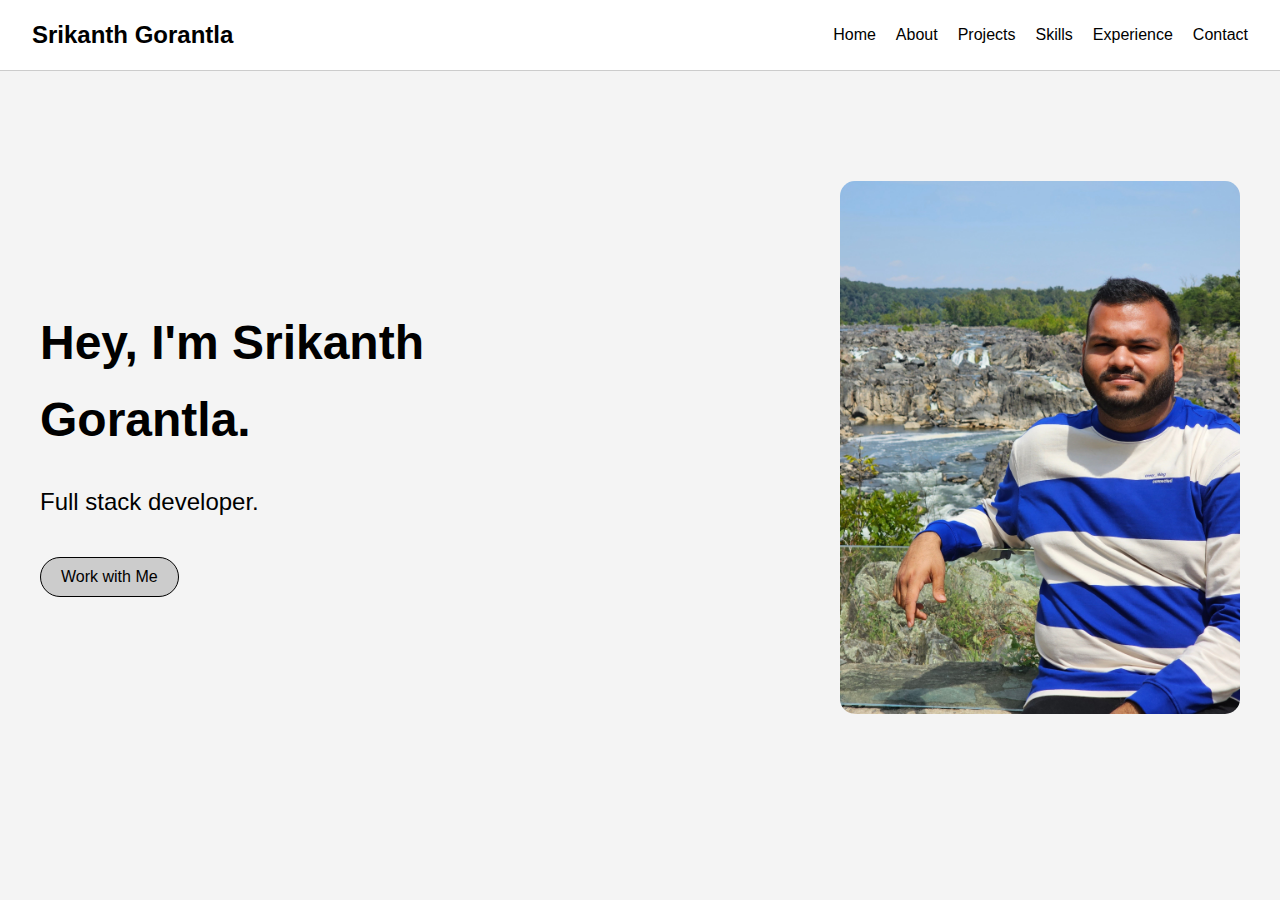
<file: index.html>
<!DOCTYPE html>
<html lang="en">
<head>
  <meta charset="UTF-8">
  <meta name="viewport" content="width=device-width, initial-scale=1.0">
  <title>Srikanth's Portfolio - Home</title>
  <link rel="stylesheet" href="css/home.css">
</head>
<body>
<header>
  <h1>Srikanth Gorantla</h1>
  <nav>
    <ul>
      <li><a href="index.html">Home</a></li>
      <li><a href="about.html">About</a></li>
      <li><a href="projects.html">Projects</a></li>
      <li><a href="skills.html">Skills</a></li>
      <li><a href="experience.html">Experience</a></li>
      <li><a href="contact.html">Contact</a></li>
    </ul>
  </nav>
</header>
<main>
  <section id="home">
    <div class="intro">
      <h2>Hey, I'm Srikanth Gorantla.</h2>
      <p>Full stack developer.</p>
      <button onclick="location.href='contact.html'">Work with Me</button>
    </div>
    <div class="intro-image">
      <img src="Photo/1.jpeg" alt="Srikanth's Photo">
    </div>
  </section>
</main>
</body>
</html>
</file>
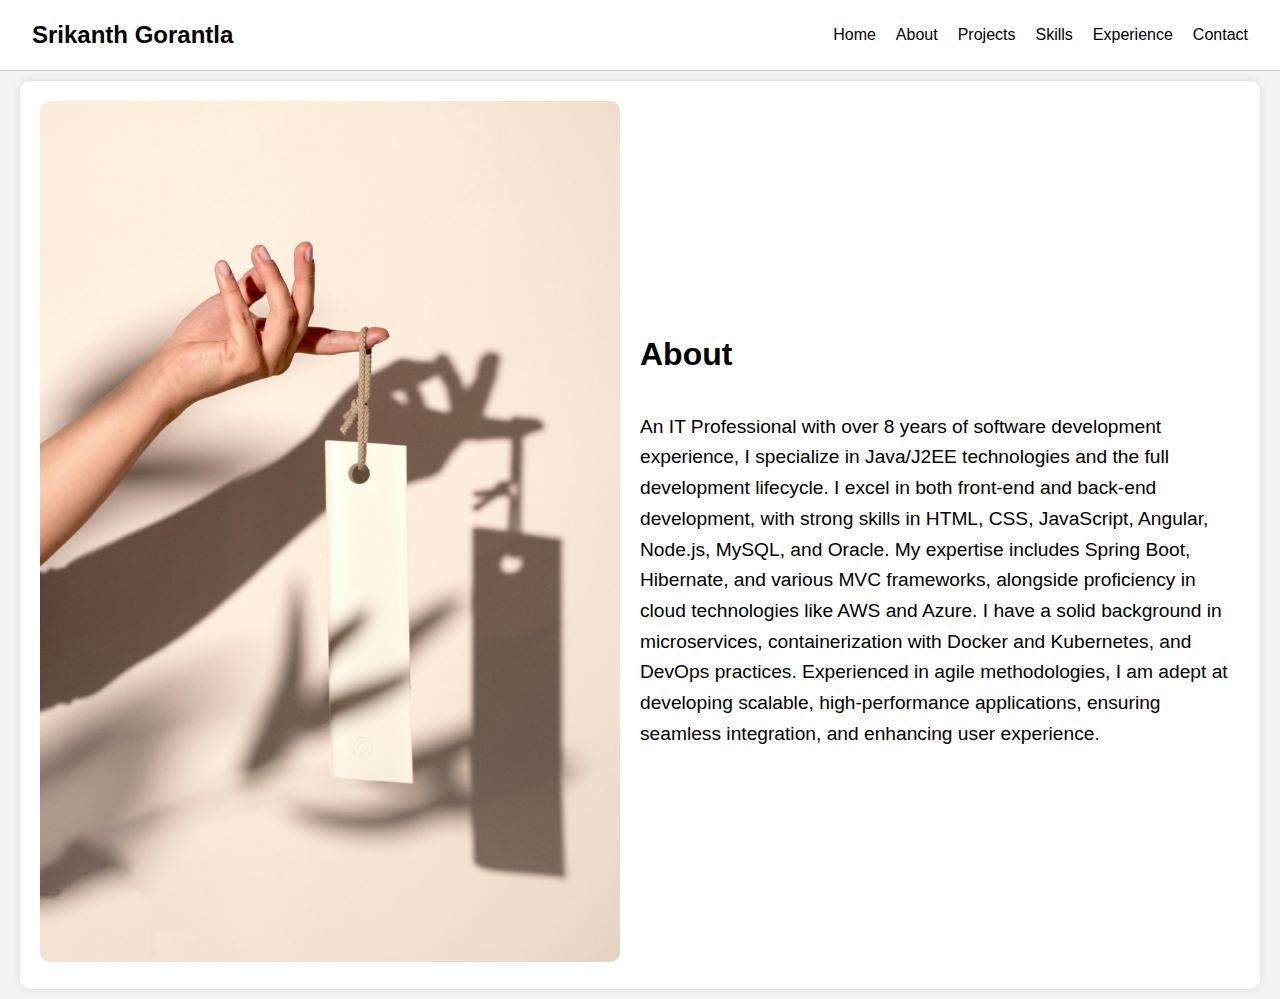
<file: about.html>
<!DOCTYPE html>
<html lang="en">
<head>
  <meta charset="UTF-8">
  <meta name="viewport" content="width=device-width, initial-scale=1.0">
  <title>Srikanth's Portfolio - About</title>
  <link rel="stylesheet" href="css/about.css">
</head>
<body>
<header>
  <h1>Srikanth Gorantla</h1>
  <nav>
    <ul>
      <li><a href="index.html">Home</a></li>
      <li><a href="about.html">About</a></li>
      <li><a href="projects.html">Projects</a></li>
      <li><a href="skills.html">Skills</a></li>
      <li><a href="experience.html">Experience</a></li>
      <li><a href="contact.html">Contact</a></li>
    </ul>
  </nav>
</header>
<main>
  <section id="about">
    <div class="about-image">
      <img src="Photo/2.jpg" alt="About Image">
    </div>
    <div class="about-content">
      <h2>About</h2>
      <p>An IT Professional with over 8 years of software development experience, I specialize in Java/J2EE technologies and the full development lifecycle. I excel in both front-end and back-end development, with strong skills in HTML, CSS, JavaScript, Angular, Node.js, MySQL, and Oracle. My expertise includes Spring Boot, Hibernate, and various MVC frameworks, alongside proficiency in cloud technologies like AWS and Azure. I have a solid background in microservices, containerization with Docker and Kubernetes, and DevOps practices. Experienced in agile methodologies, I am adept at developing scalable, high-performance applications, ensuring seamless integration, and enhancing user experience.</p>
    </div>
  </section>
</main>
</body>
</html>
</file>
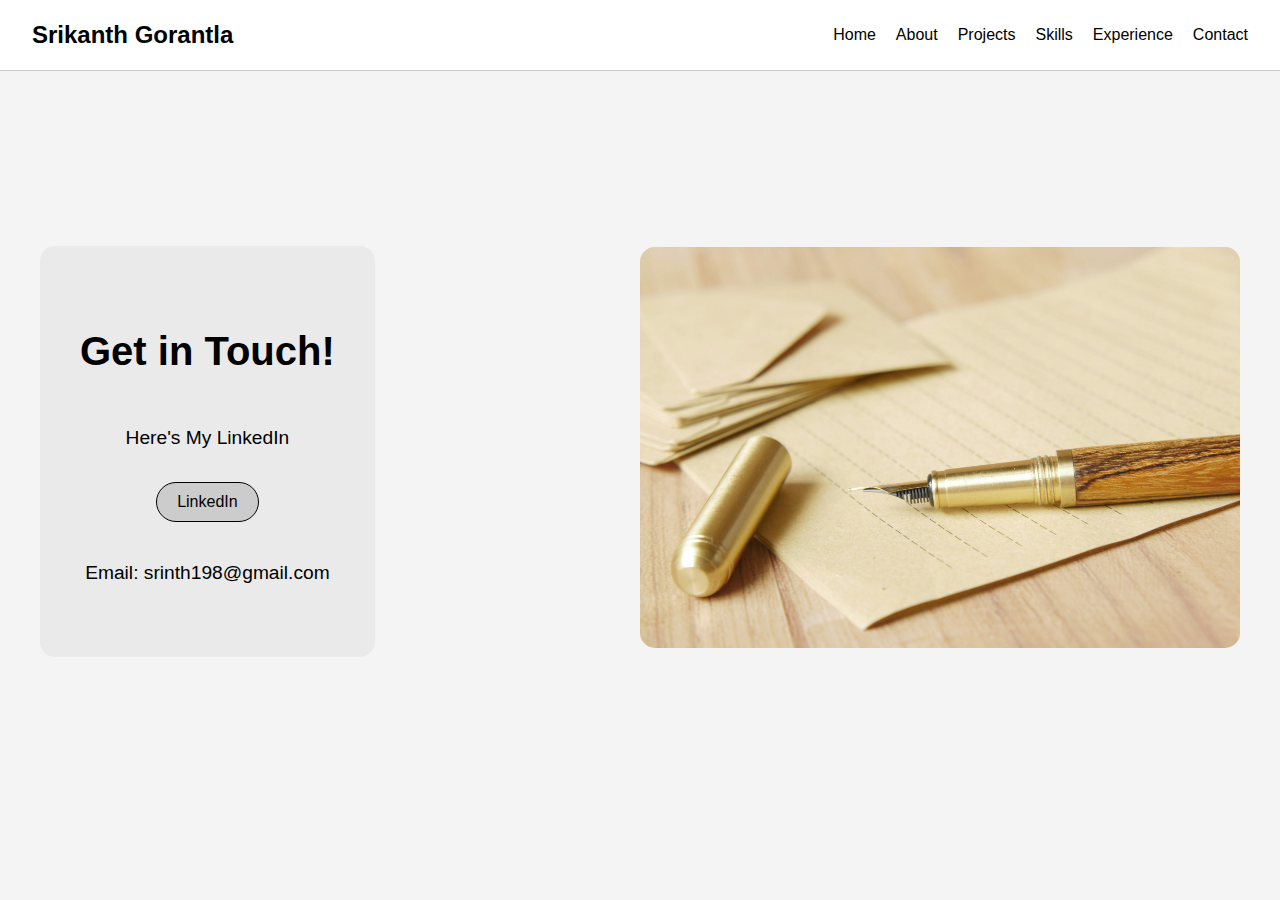
<file: contact.html>
<!DOCTYPE html>
<html lang="en">
<head>
  <meta charset="UTF-8">
  <meta name="viewport" content="width=device-width, initial-scale=1.0">
  <title>Srikanth's Portfolio - Contact</title>
  <link rel="stylesheet" href="css/contact.css">
</head>
<body>
<header>
  <h1>Srikanth Gorantla</h1>
  <nav>
    <ul>
      <li><a href="index.html">Home</a></li>
      <li><a href="about.html">About</a></li>
      <li><a href="projects.html">Projects</a></li>
      <li><a href="skills.html">Skills</a></li>
      <li><a href="experience.html">Experience</a></li>
      <li><a href="contact.html">Contact</a></li>
    </ul>
  </nav>
</header>
<main>
  <section id="contact">
    <div class="contact-content">
      <h2>Get in Touch!</h2>
      <p>Here's My LinkedIn</p>
      <button onclick="location.href='https://www.linkedin.com/in/srikanth-gorantla/'">LinkedIn</button>
      <p>Email: srinth198@gmail.com</p>
    </div>
    <div class="contact-image">
      <img src="Photo/3.jpg" alt="Contact Image">
    </div>
  </section>
</main>
</body>
</html>
</file>
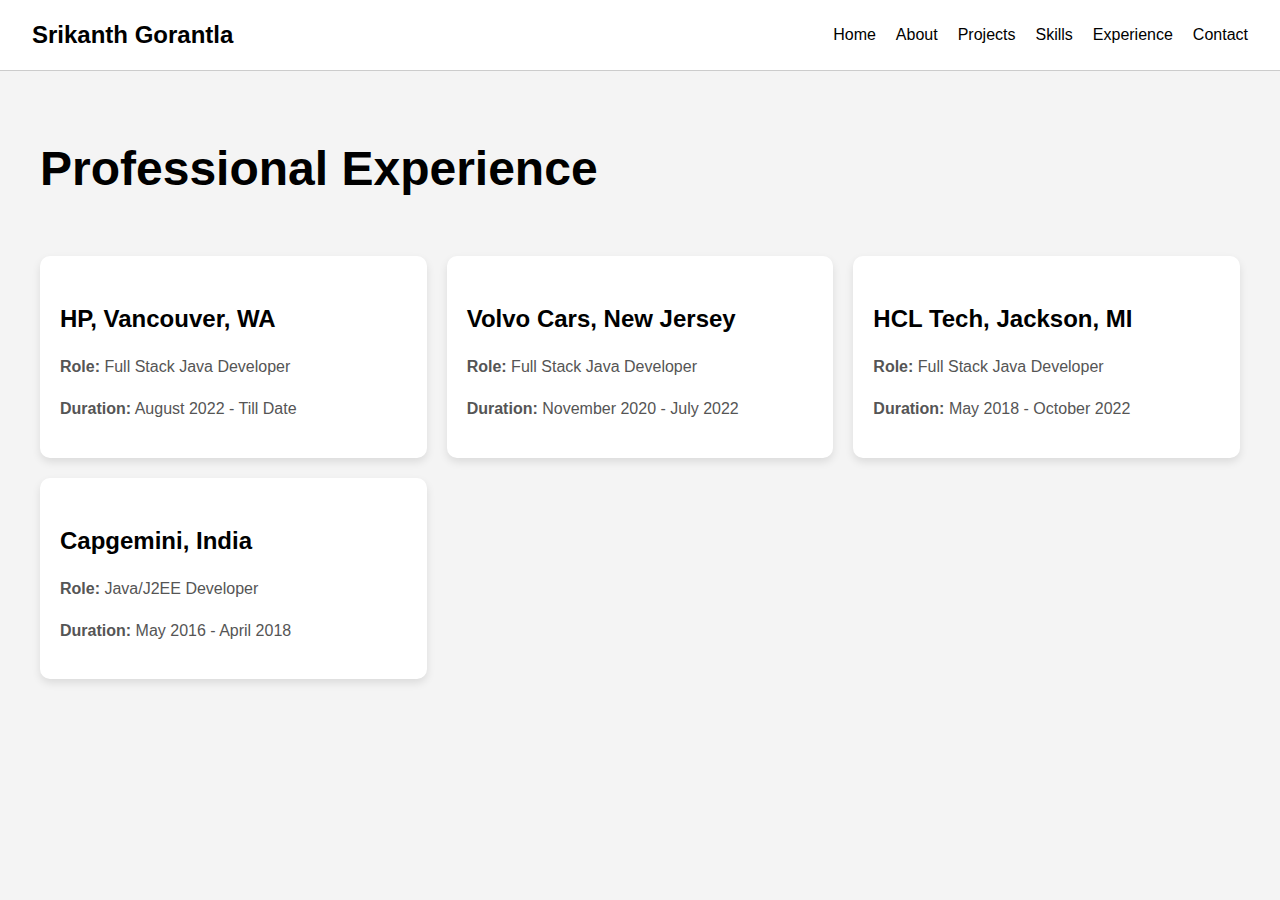
<file: experience.html>
<!DOCTYPE html>
<html lang="en">
<head>
  <meta charset="UTF-8">
  <meta name="viewport" content="width=device-width, initial-scale=1.0">
  <title>Srikanth's Portfolio - Experience</title>
  <link rel="stylesheet" href="css/experience.css">
</head>
<body>
<header>
  <h1>Srikanth Gorantla</h1>
  <nav>
    <ul>
      <li><a href="index.html">Home</a></li>
      <li><a href="about.html">About</a></li>
      <li><a href="projects.html">Projects</a></li>
      <li><a href="skills.html">Skills</a></li>
      <li><a href="experience.html">Experience</a></li>
      <li><a href="contact.html">Contact</a></li>
    </ul>
  </nav>
</header>
<main>
  <section id="experience">
    <h2>Professional Experience</h2>
    <div class="experience-grid">
      <div class="experience-item" onclick="toggleDetails('hp-details')">
        <h3>HP, Vancouver, WA</h3>
        <p><strong>Role:</strong> Full Stack Java Developer</p>
        <p><strong>Duration:</strong> August 2022 - Till Date</p>
        <div id="hp-details" class="details">
          <h4>Responsibilities</h4>
          <ul>
            <li>Engaged in DevOps/Agile operations collaborating with Scrum and Kanban teams.</li>
            <li>Led the migration of a diverse portfolio of SOAP/RESTful API Web Services and Applications from on-premises to Azure public cloud.</li>
            <li>Developed Terraform scripts in collaboration with the Infra team.</li>
            <li>Orchestrated the provisioning of servers for MySQL, Postgres, and Cosmos Databases on the public cloud.</li>
            <li>Crafted and modified Docker files for container management.</li>
            <li>Configured and implemented Jenkins CICD workflows and pipelines.</li>
          </ul>
          <h4>Tech Stack</h4>
          <p>Java, HTML5, CSS3, Node JS, My SQL, PL/SQL, Mongo DB, Jenkins, MongoDB, Cassandra DB, RESTful, Spring Boot, Spring modules, Azure, Azure Virtual Machines, Azure tools, MS Azure Storage, Azure Backup, Azure Site Recovery, Junit, Mockito, Jasmine, Karma, Docker, Kubernetes, GIT, Maven.</p>
        </div>
      </div>
      <div class="experience-item" onclick="toggleDetails('volvo-details')">
        <h3>Volvo Cars, New Jersey</h3>
        <p><strong>Role:</strong> Full Stack Java Developer</p>
        <p><strong>Duration:</strong> November 2020 - July 2022</p>
        <div id="volvo-details" class="details">
          <h4>Responsibilities</h4>
          <ul>
            <li>Engaged in various phases of the Software Development Life Cycle (SDLC).</li>
            <li>Designed and implemented efficient UI screens using HTML5, CSS3, Angular 2.x/4.x, and Bootstrap framework.</li>
            <li>Utilized Angular CLI and Typescript in Angular 2.x/4.x to develop controllers and components.</li>
            <li>Leveraged MongoDB internal tools such as Mongo Compass and Mongo Atlas Manager.</li>
            <li>Extensively utilized Spring REST and Spring Boot to develop RESTful API services integrating with MySQL database.</li>
            <li>Deployed applications on Amazon Web Services (AWS) utilizing AWS EC2 instances and Amazon Aurora RDS.</li>
          </ul>
          <h4>Tech Stack</h4>
          <p>Java 1.8, HTML5, CSS3, Angular 2.x/4.x, Typescript, Node JS, Bootstrap, My SQL, PL/SQL, Mongo DB, Jenkins, Log4j, RESTful, Spring Boot, Elastic search, EC2, Spring modules, AWS, Junit, Mockito, Jasmine, Karma, Docker, Kubernetes, GIT, Maven.</p>
        </div>
      </div>
      <div class="experience-item" onclick="toggleDetails('hcl-details')">
        <h3>HCL Tech, Jackson, MI</h3>
        <p><strong>Role:</strong> Full Stack Java Developer</p>
        <p><strong>Duration:</strong> May 2018 - October 2022</p>
        <div id="hcl-details" class="details">
          <h4>Responsibilities</h4>
          <ul>
            <li>Implemented AGILE methodology and actively participated in SCRUM meetings.</li>
            <li>Designed and developed the user interface using HTML, CSS, JavaScript, AngularJS, Typescript 1.8, and Angular 2.x.</li>
            <li>Established reusable components and services in Typescript to interact with REST APIs.</li>
            <li>Implemented JWT for secure authentication of RESTful services.</li>
            <li>Developed a microservice application using Spring Boot for RESTful services.</li>
            <li>Integrated automation batch run job with Jenkins for continuous integration and deployment.</li>
          </ul>
          <h4>Tech Stack</h4>
          <p>Java 1.8, HTML5, CSS3-LESS, JavaScript, Angular 2.x, AJAX, Spring Security, Rabbit MQ, Spring Data, Spring Batch, Bootstrap, jQuery, Quartz Scheduler, Hibernate, Spring Boot, Micro Services, Restful services, Eclipse IDE, Jenkins, Spring Cloud, Splunk, MySQL, Docker, Apache tomcat, Jenkins, JUnit, Selenium, Cassandra DB, JIRA, MongoDB, Cassandra Node Connector, JBoss, WADL.</p>
        </div>
      </div>
      <div class="experience-item" onclick="toggleDetails('capgemini-details')">
        <h3>Capgemini, India</h3>
        <p><strong>Role:</strong> Java/J2EE Developer</p>
        <p><strong>Duration:</strong> May 2016 - April 2018</p>
        <div id="capgemini-details" class="details">
          <h4>Responsibilities</h4>
          <ul>
            <li>Contributed across various phases of the Software Development Life Cycle (SDLC).</li>
            <li>Utilized HTML, CSS, jQuery, Bootstrap, and AJAX to develop dynamic web pages for applications.</li>
            <li>Developed responsive UI modules using Backbone JS with hard-coded dependencies on Underscore JS and Handlebar JS.</li>
            <li>Managed PostgreSQL databases for storing application data.</li>
            <li>Implemented the Object-Relational Mapping (ORM) framework using Hibernate.</li>
            <li>Built applications on the Spring framework leveraging features like Dependency Injection, Spring Beans, Spring Security, Spring JPA, and Spring AOP.</li>
          </ul>
          <h4>Tech Stack</h4>
          <p>Spring AOP, Spring IOC, Spring Dependency injection, Spring Beans, Spring Security, Spring JPA, Spring Web flow, Spring Transactions, Spring Batch, SOAP, MongoDB, Cassandra DB, HTML, jQuery, JavaScript, CSS, JSP, log4j, JMS, Rabbit MQ, WSDL, Maven, JUnit, Selenium.</p>
        </div>
      </div>
    </div>
  </section>
</main>
<script src="js/script.js"></script>
</body>
</html>
</file>
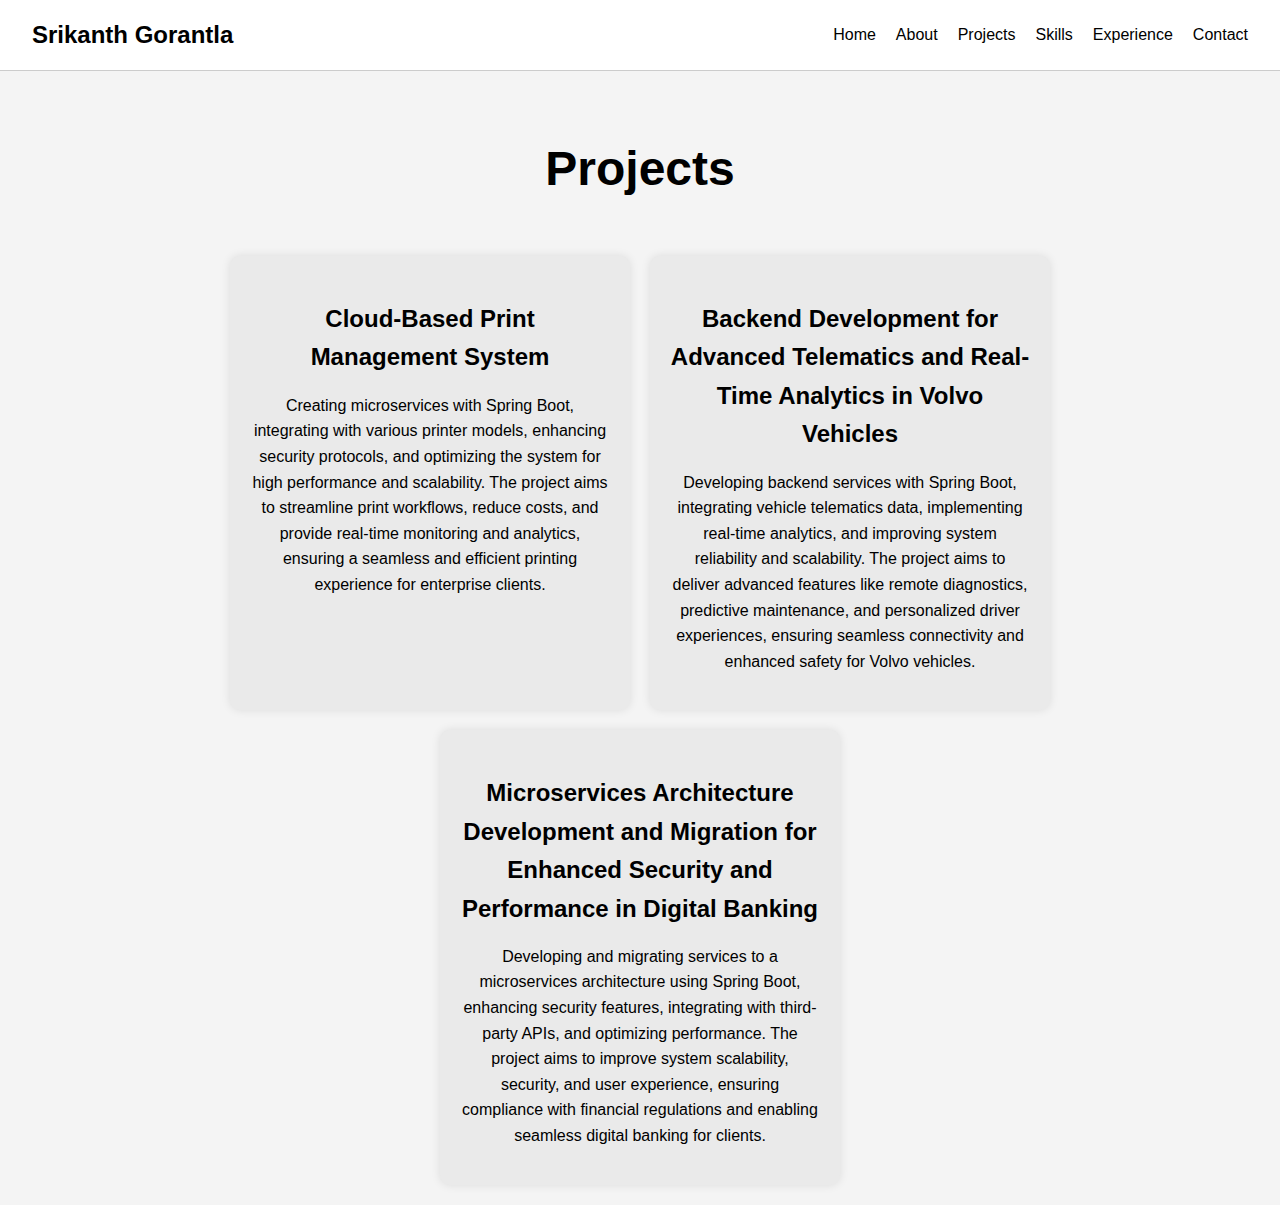
<file: projects.html>
<!DOCTYPE html>
<html lang="en">
<head>
  <meta charset="UTF-8">
  <meta name="viewport" content="width=device-width, initial-scale=1.0">
  <title>Srikanth's Portfolio - Projects</title>
  <link rel="stylesheet" href="css/projects.css">
</head>
<body>
<header>
  <h1>Srikanth Gorantla</h1>
  <nav>
    <ul>
      <li><a href="index.html">Home</a></li>
      <li><a href="about.html">About</a></li>
      <li><a href="projects.html">Projects</a></li>
      <li><a href="skills.html">Skills</a></li>
      <li><a href="experience.html">Experience</a></li>
      <li><a href="contact.html">Contact</a></li>
    </ul>
  </nav>
</header>
<main>
  <section id="projects">
    <h2>Projects</h2>
    <div class="project-cards">
      <div class="project-card">
        <h3>Cloud-Based Print Management System</h3>
        <p>Creating microservices with Spring Boot, integrating with various printer models, enhancing security protocols, and optimizing the system for high performance and scalability. The project aims to streamline print workflows, reduce costs, and provide real-time monitoring and analytics, ensuring a seamless and efficient printing experience for enterprise clients.</p>
      </div>
      <div class="project-card">
        <h3>Backend Development for Advanced Telematics and Real-Time Analytics in Volvo Vehicles</h3>
        <p>Developing backend services with Spring Boot, integrating vehicle telematics data, implementing real-time analytics, and improving system reliability and scalability. The project aims to deliver advanced features like remote diagnostics, predictive maintenance, and personalized driver experiences, ensuring seamless connectivity and enhanced safety for Volvo vehicles.</p>
      </div>
      <div class="project-card">
        <h3>Microservices Architecture Development and Migration for Enhanced Security and Performance in Digital Banking</h3>
        <p>Developing and migrating services to a microservices architecture using Spring Boot, enhancing security features, integrating with third-party APIs, and optimizing performance. The project aims to improve system scalability, security, and user experience, ensuring compliance with financial regulations and enabling seamless digital banking for clients.</p>
      </div>
      <!-- Add more project cards as needed -->
    </div>
  </section>
</main>
</body>
</html>
</file>
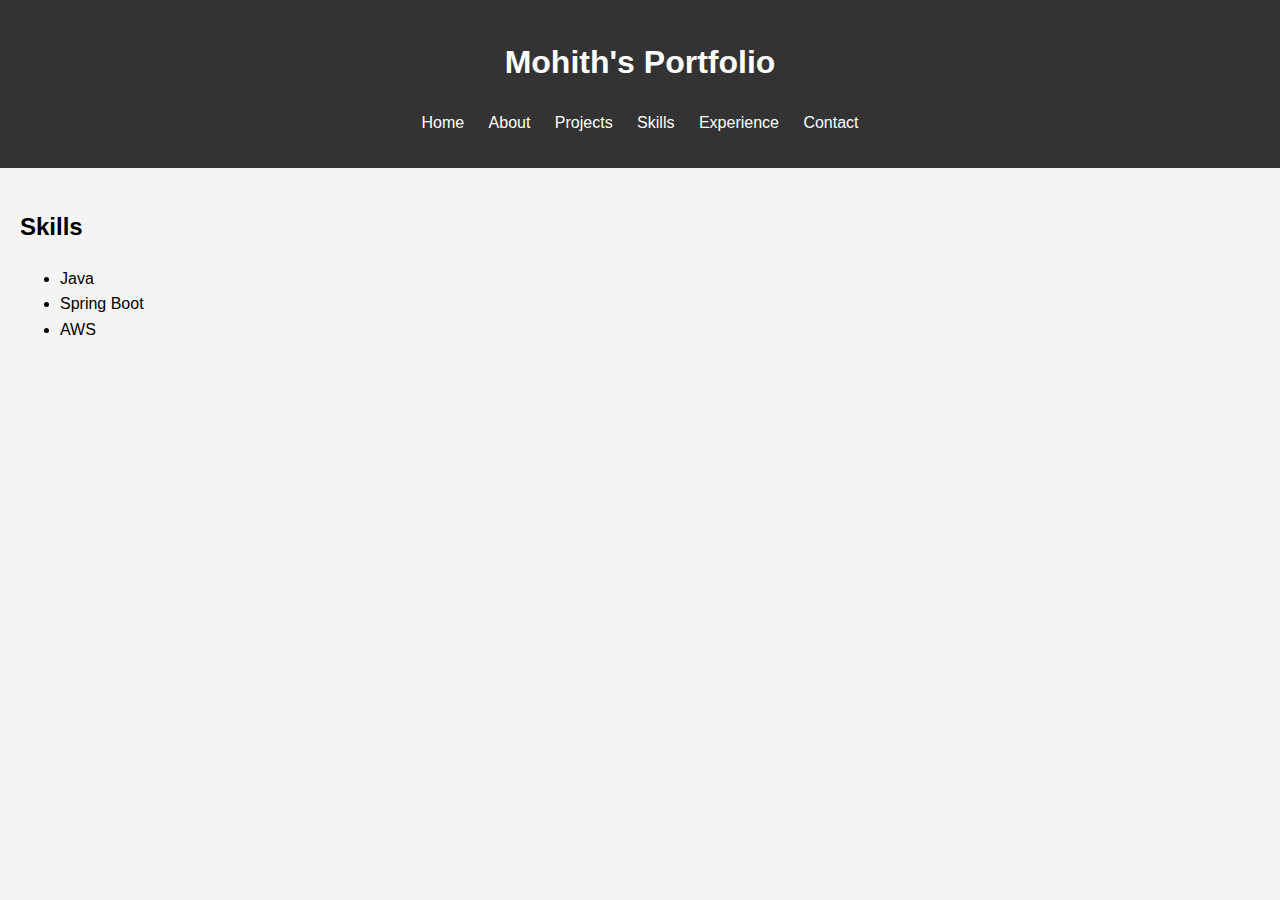
<file: skills.html>
<!DOCTYPE html>
<html lang="en">
<head>
  <meta charset="UTF-8">
  <meta name="viewport" content="width=device-width, initial-scale=1.0">
  <title>Mohith's Portfolio - Skills</title>
  <link rel="stylesheet" href="css/style.css">
</head>
<body>
<header>
  <h1>Mohith's Portfolio</h1>
  <nav>
    <ul>
      <li><a href="index.html">Home</a></li>
      <li><a href="about.html">About</a></li>
      <li><a href="projects.html">Projects</a></li>
      <li><a href="skills.html">Skills</a></li>
      <li><a href="experience.html">Experience</a></li>
      <li><a href="contact.html">Contact</a></li>
    </ul>
  </nav>
</header>
<main>
  <section id="skills">
    <h2>Skills</h2>
    <ul>
      <li>Java</li>
      <li>Spring Boot</li>
      <li>AWS</li>
      <!-- Add more skills as needed -->
    </ul>
  </section>
</main>
<script src="js/script.js"></script>
</body>
</html>
</file>
<file: css/home.css>
body {
  font-family: 'Arial', sans-serif;
  line-height: 1.6;
  margin: 0;
  padding: 0;
  background-color: #f4f4f4;
}

header {
  background: #fff;
  color: #000;
  padding: 1em 2em;
  text-align: left;
  border-bottom: 1px solid #ccc;
  display: flex;
  justify-content: space-between;
  align-items: center;
}

h1 {
  margin: 0;
  font-size: 1.5em;
}

nav ul {
  list-style: none;
  padding: 0;
  margin: 0;
  display: flex;
}

nav ul li {
  margin-left: 20px;
}

nav ul li a {
  text-decoration: none;
  color: #000;
  font-size: 1em;
}

nav ul li a:hover {
  text-decoration: underline;
}

main {
  display: flex;
  align-items: center;
  justify-content: center;
  height: 80vh;
  padding: 20px;
}

#home {
  display: flex;
  align-items: center;
  justify-content: space-between;
  width: 100%;
  max-width: 1200px;
  margin: 0 auto;
}

.intro {
  max-width: 50%;
}

.intro h2 {
  font-size: 3em;
  margin: 0 0 0.5em 0;
}

.intro p {
  font-size: 1.5em;
  margin: 0 0 1.5em 0;
}

.intro button {
  background-color: #ccc;
  border: 1px solid #000;
  border-radius: 25px;
  padding: 10px 20px;
  font-size: 1em;
  cursor: pointer;
}

.intro-image img {
  width: 100%;
  height: auto;
  border-radius: 15px;
  max-width: 400px;
}

.intro-image {
  max-width: 40%;
}

@media (max-width: 768px) {
  #home {
    flex-direction: column;
    align-items: center;
  }

  .intro {
    max-width: 100%;
    text-align: center;
  }

  .intro-image {
    max-width: 80%;
    margin-top: 20px;
  }
}
</file>
<file: css/about.css>
body {
  font-family: 'Arial', sans-serif;
  line-height: 1.6;
  margin: 0;
  padding: 0;
  background-color: #f4f4f4;
}

header {
  background: #fff;
  color: #000;
  padding: 1em 2em;
  text-align: left;
  border-bottom: 1px solid #ccc;
  display: flex;
  justify-content: space-between;
  align-items: center;
}

h1 {
  margin: 0;
  font-size: 1.5em;
}

nav ul {
  list-style: none;
  padding: 0;
  margin: 0;
  display: flex;
}

nav ul li {
  margin-left: 20px;
}

nav ul li a {
  text-decoration: none;
  color: #000;
  font-size: 1em;
}

nav ul li a:hover {
  text-decoration: underline;
}

main {
  padding: 10px;
}

#about {
  display: flex;
  align-items: center;
  justify-content: space-between;
  max-width: 1200px;
  margin: 0 auto;
  background-color: #fff;
  padding: 20px;
  border-radius: 10px;
  box-shadow: 0 0 10px rgba(0, 0, 0, 0.1);
}

.about-image img {
  width: 100%;
  height: auto;
  border-radius: 10px;
}

.about-content {
  max-width: 50%;
  padding-left: 20px;
}

.about-content h2 {
  font-size: 2em;
  margin-bottom: 1em;
}

.about-content p {
  font-size: 1.2em;
}

@media (max-width: 768px) {
  #about {
    flex-direction: column;
    align-items: center;
    text-align: center;
  }

  .about-image, .about-content {
    max-width: 100%;
    padding: 0;
  }

  .about-content {
    padding-top: 20px;
  }
}
</file>
<file: css/contact.css>
body {
  font-family: 'Arial', sans-serif;
  line-height: 1.6;
  margin: 0;
  padding: 0;
  background-color: #f4f4f4;
}

header {
  background: #fff;
  color: #000;
  padding: 1em 2em;
  text-align: left;
  border-bottom: 1px solid #ccc;
  display: flex;
  justify-content: space-between;
  align-items: center;
}

h1 {
  margin: 0;
  font-size: 1.5em;
}

nav ul {
  list-style: none;
  padding: 0;
  margin: 0;
  display: flex;
}

nav ul li {
  margin-left: 20px;
}

nav ul li a {
  text-decoration: none;
  color: #000;
  font-size: 1em;
}

nav ul li a:hover {
  text-decoration: underline;
}

main {
  display: flex;
  align-items: center;
  justify-content: center;
  height: 80vh;
  padding: 20px;
}

#contact {
  display: flex;
  align-items: center;
  justify-content: space-between;
  width: 100%;
  max-width: 1200px;
  margin: 0 auto;
}

.contact-content {
  max-width: 40%;
  text-align: center;
  background: #eaeaea;
  padding: 40px;
  border-radius: 15px;
}

.contact-content h2 {
  font-size: 2.5em;
  margin-bottom: 1em;
}

.contact-content p {
  font-size: 1.2em;
  margin-bottom: 1.5em;
}

.contact-content button {
  background-color: #ccc;
  border: 1px solid #000;
  border-radius: 25px;
  padding: 10px 20px;
  font-size: 1em;
  cursor: pointer;
  margin-bottom: 1em;
}

.contact-content button:hover {
  background-color: #bbb;
}

.contact-image img {
  width: 100%;
  height: auto;
  border-radius: 15px;
  max-width: 600px;
}

.contact-image {
  max-width: 60%;
}

@media (max-width: 768px) {
  #contact {
    flex-direction: column;
    align-items: center;
  }

  .contact-content, .contact-image {
    max-width: 100%;
    padding: 0;
  }

  .contact-content {
    padding: 20px;
  }

  .contact-image {
    margin-top: 20px;
  }
}
</file>
<file: css/experience.css>
body {
  font-family: 'Arial', sans-serif;
  line-height: 1.6;
  margin: 0;
  padding: 0;
  background-color: #f4f4f4;
}

header {
  background: #fff;
  color: #000;
  padding: 1em 2em;
  text-align: left;
  border-bottom: 1px solid #ccc;
  display: flex;
  justify-content: space-between;
  align-items: center;
}

h1 {
  margin: 0;
  font-size: 1.5em;
}

nav ul {
  list-style: none;
  padding: 0;
  margin: 0;
  display: flex;
}

nav ul li {
  margin-left: 20px;
}

nav ul li a {
  text-decoration: none;
  color: #000;
  font-size: 1em;
}

nav ul li a:hover {
  text-decoration: underline;
}

main {
  padding: 20px;
}

#experience {
  max-width: 1200px;
  margin: 0 auto;
  text-align: left;
}

#experience h2 {
  font-size: 3em;
  margin-bottom: 1em;
}

.experience-grid {
  display: grid;
  grid-template-columns: repeat(auto-fill, minmax(300px, 1fr));
  gap: 20px;
}

.experience-item {
  background: #fff;
  border-radius: 10px;
  padding: 20px;
  box-shadow: 0 4px 8px rgba(0, 0, 0, 0.1);
  transition: transform 0.3s ease, box-shadow 0.3s ease;
  cursor: pointer;
}

.experience-item h3 {
  font-size: 1.5em;
  margin-bottom: 0.5em;
}

.experience-item p {
  font-size: 1em;
  color: #555;
}

.experience-item:hover {
  transform: translateY(-10px);
  box-shadow: 0 8px 16px rgba(0, 0, 0, 0.2);
}

.details {
  display: none;
  margin-top: 1em;
}

.details h4 {
  font-size: 1.2em;
  margin-bottom: 0.5em;
}

.details ul {
  list-style-type: disc;
  padding-left: 1.5em;
}

.details ul li {
  margin-bottom: 0.5em;
}

/* Media Queries */
@media (max-width: 768px) {
  #experience h2 {
    font-size: 2em;
    text-align: center;
  }
}

@media (max-width: 480px) {
  h1 {
    font-size: 1.2em;
  }

  nav ul li {
    margin-left: 10px;
  }

  nav ul li a {
    font-size: 0.9em;
  }

  #experience h2 {
    font-size: 1.5em;
  }

  .experience-item h3 {
    font-size: 1.2em;
  }

  .experience-item p {
    font-size: 0.9em;
  }

  .details h4 {
    font-size: 1em;
  }

  .details ul li {
    font-size: 0.9em;
  }
}
</file>
<file: css/projects.css>
body {
  font-family: 'Arial', sans-serif;
  line-height: 1.6;
  margin: 0;
  padding: 0;
  background-color: #f4f4f4;
}

header {
  background: #fff;
  color: #000;
  padding: 1em 2em;
  text-align: left;
  border-bottom: 1px solid #ccc;
  display: flex;
  justify-content: space-between;
  align-items: center;
}

h1 {
  margin: 0;
  font-size: 1.5em;
}

nav ul {
  list-style: none;
  padding: 0;
  margin: 0;
  display: flex;
}

nav ul li {
  margin-left: 20px;
}

nav ul li a {
  text-decoration: none;
  color: #000;
  font-size: 1em;
}

nav ul li a:hover {
  text-decoration: underline;
}

main {
  padding: 20px;
}

#projects {
  max-width: 1200px;
  margin: 0 auto;
  text-align: center;
}

#projects h2 {
  font-size: 3em;
  margin-bottom: 1em;
}

.project-cards {
  display: flex;
  flex-wrap: wrap;
  justify-content: center;
  gap: 20px;
}

.project-card {
  background: #eaeaea;
  border-radius: 10px;
  padding: 20px;
  max-width: 30%;
  box-shadow: 0 0 10px rgba(0, 0, 0, 0.1);
}

.project-card h3 {
  font-size: 1.5em;
  margin-bottom: 0.5em;
}

.project-card p {
  font-size: 1em;
}

@media (max-width: 768px) {
  .project-cards {
    flex-direction: column;
    align-items: center;
  }

  .project-card {
    max-width: 90%;
  }
}
</file>
<file: css/style.css>
body {
  font-family: 'Arial', sans-serif;
  line-height: 1.6;
  margin: 0;
  padding: 0;
  background-color: #f4f4f4;
  transition: background-color 0.3s, color 0.3s;
}

header {
  background: #333;
  color: #fff;
  padding: 1em 0;
  text-align: center;
}

nav ul {
  list-style: none;
  padding: 0;
}

nav ul li {
  display: inline;
  margin: 0 10px;
}

nav ul li a {
  color: #fff;
  text-decoration: none;
}

main {
  padding: 20px;
}

section {
  margin-bottom: 20px;
}

.project img {
  width: 100%;
  height: auto;
}

footer {
  text-align: center;
  padding: 10px 0;
  background: #333;
  color: #fff;
  position: fixed;
  width: 100%;
  bottom: 0;
}

/* Dark Mode */
body.dark-mode {
  background-color: #333;
  color: #fff;
}

body.dark-mode header, body.dark-mode footer {
  background: #000;
}

body.dark-mode nav ul li a {
  color: #ddd;
}

form {
  display: flex;
  flex-direction: column;
}

form label {
  margin: 10px 0 5px;
}

form input, form textarea, form button {
  padding: 10px;
  margin-bottom: 10px;
}

form button {
  background-color: #333;
  color: #fff;
  border: none;
  cursor: pointer;
}

form button:hover {
  background-color: #555;
}
</file>
